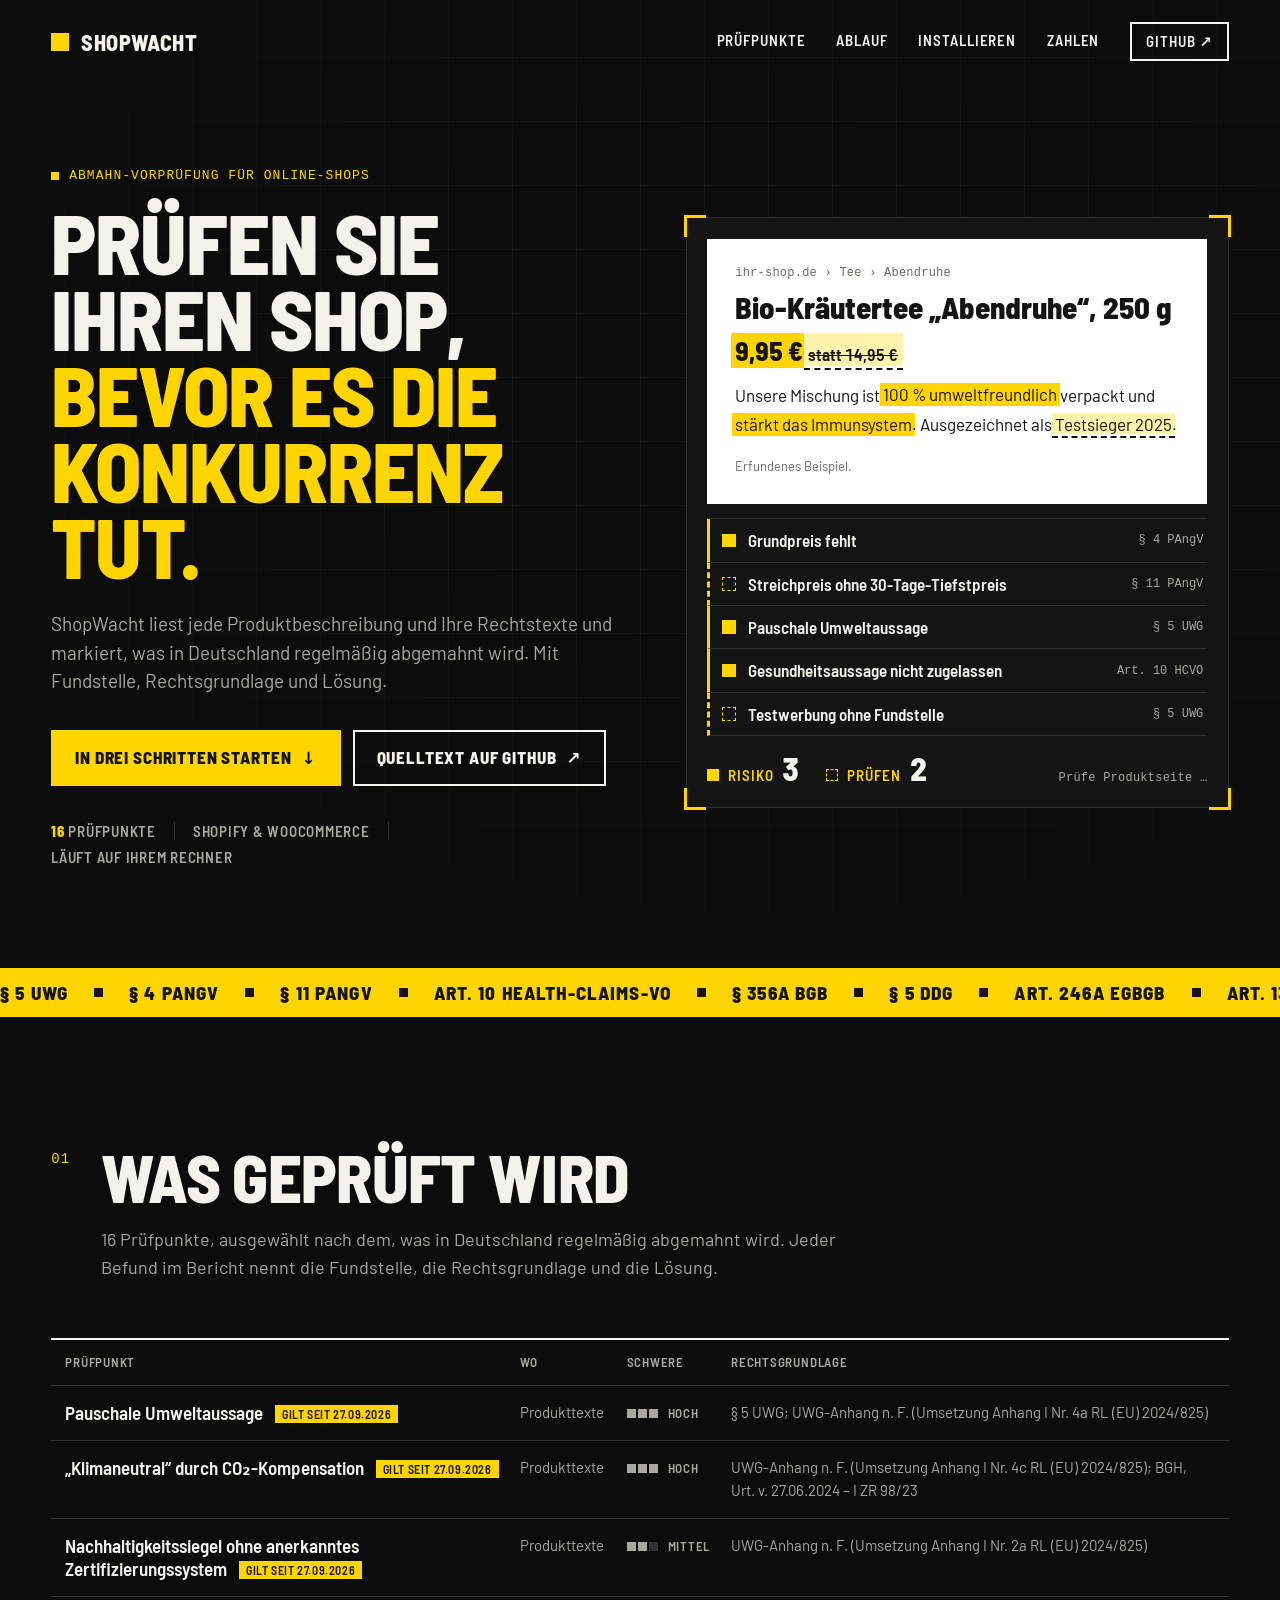
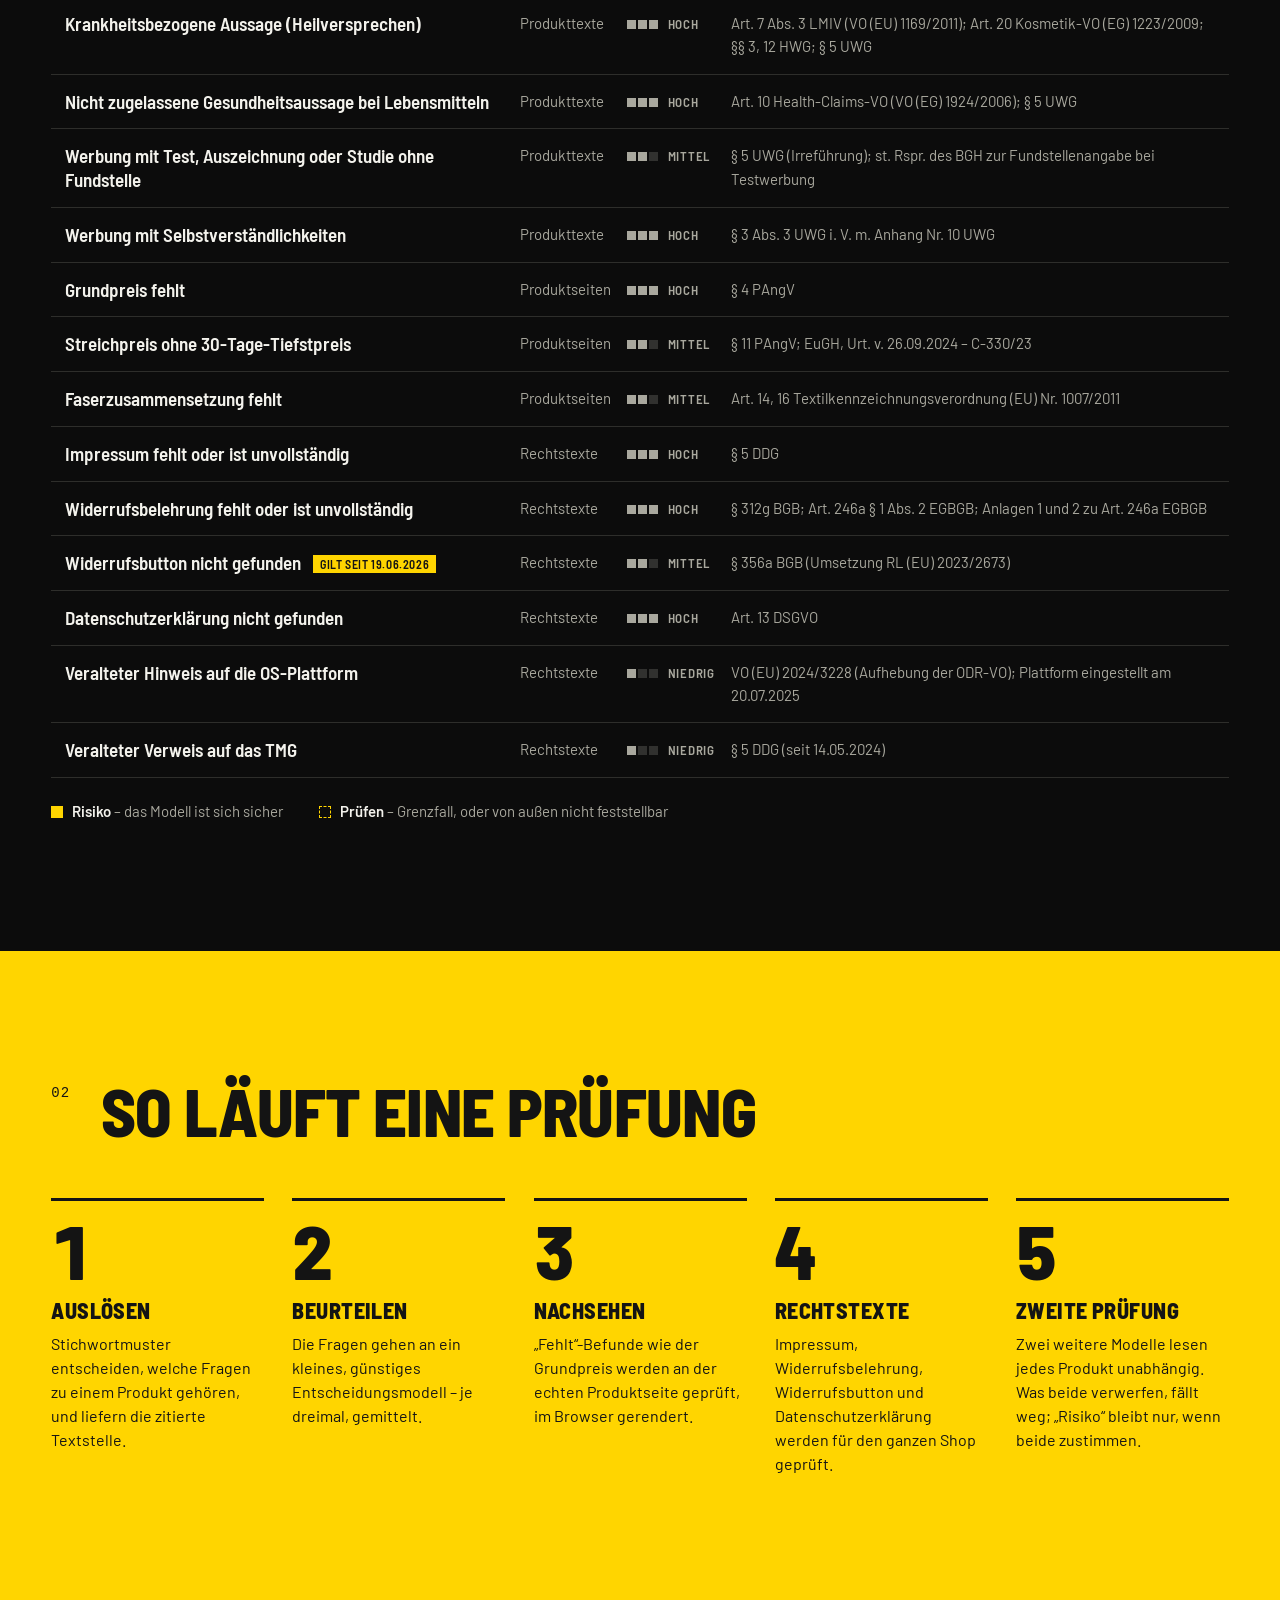
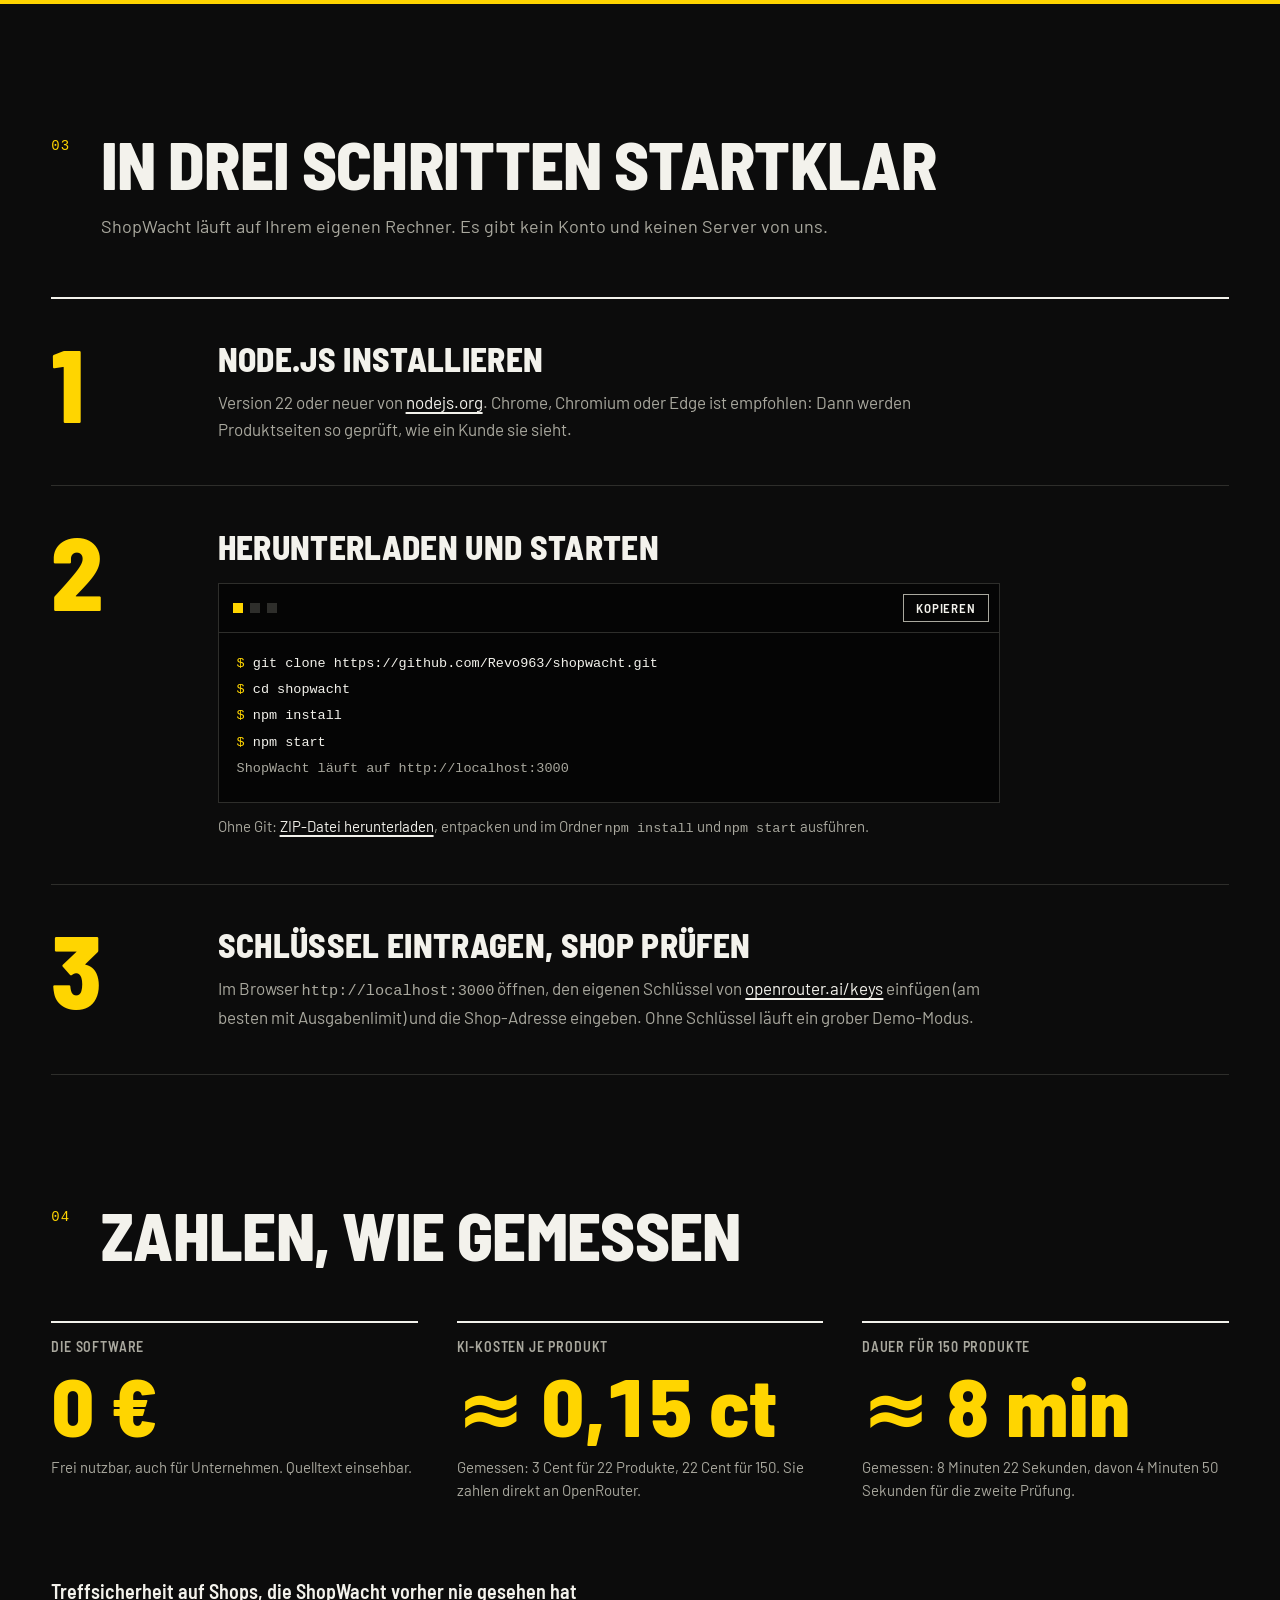
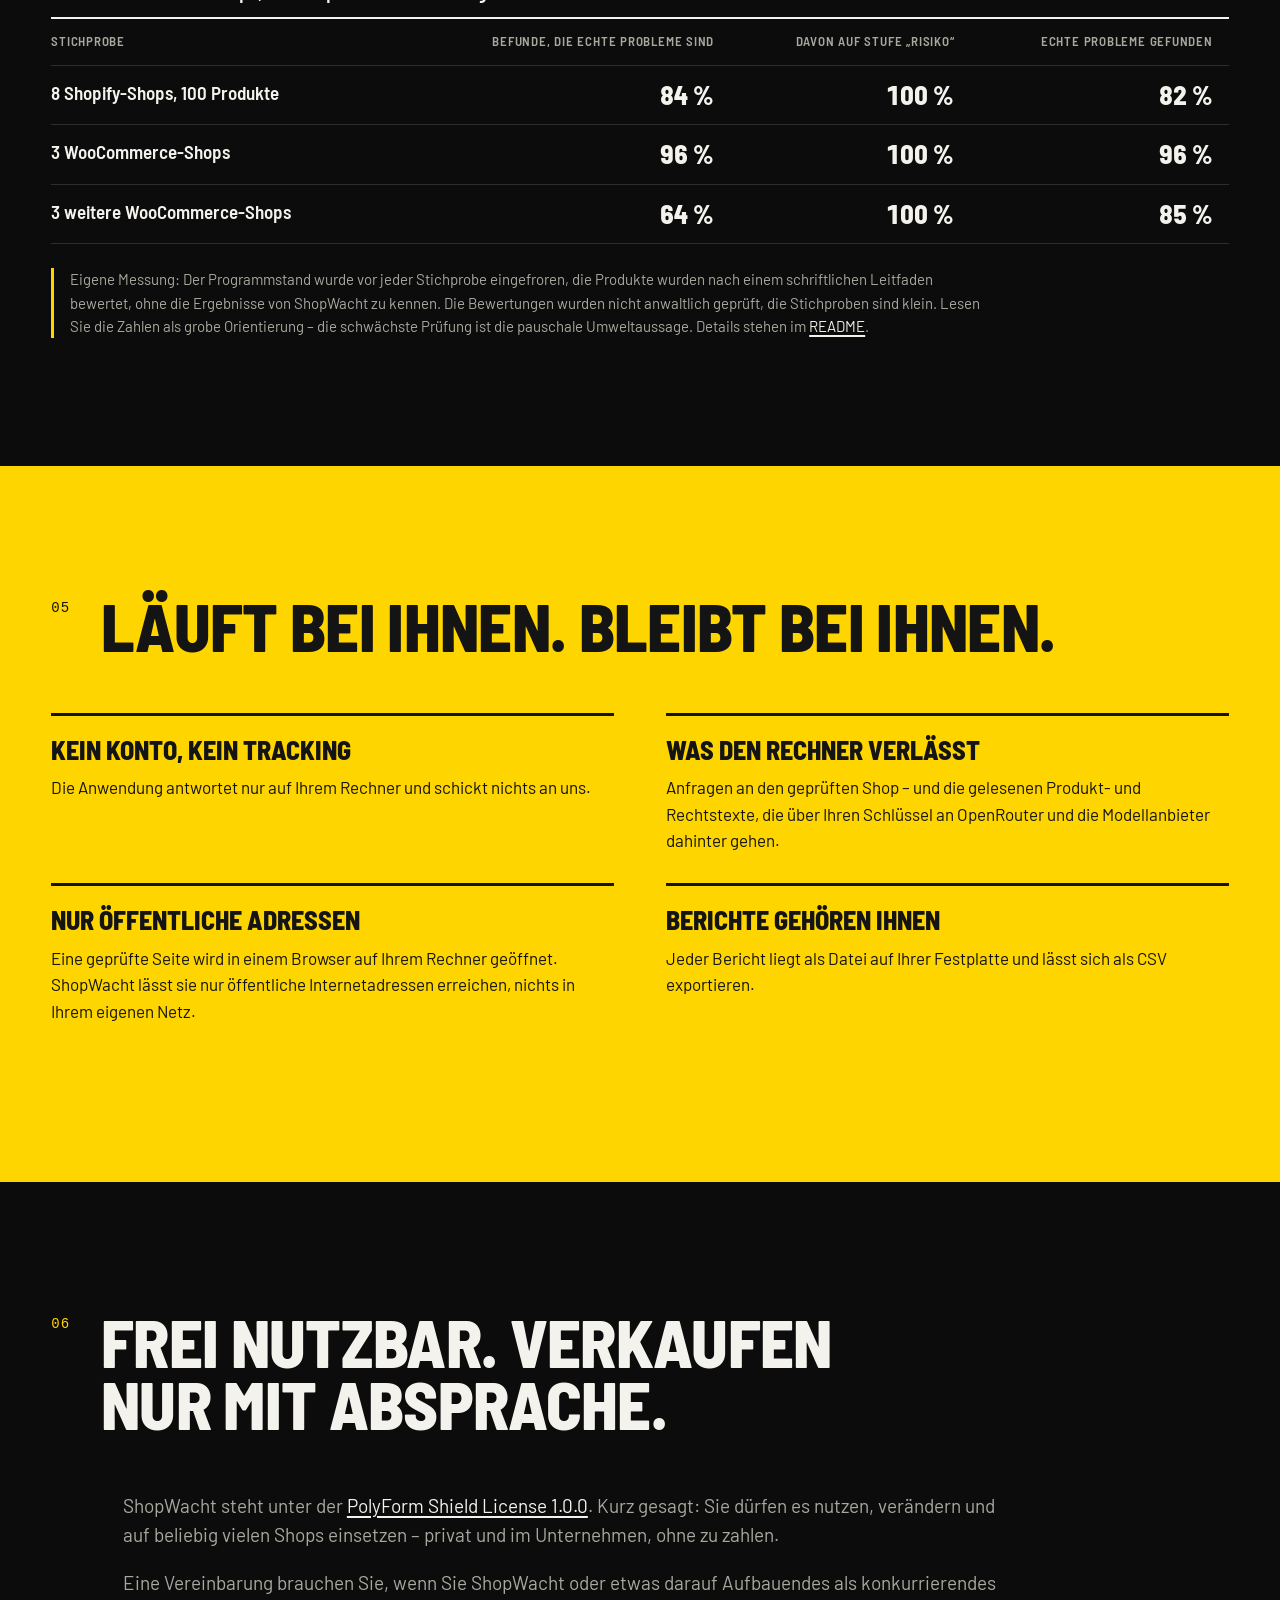
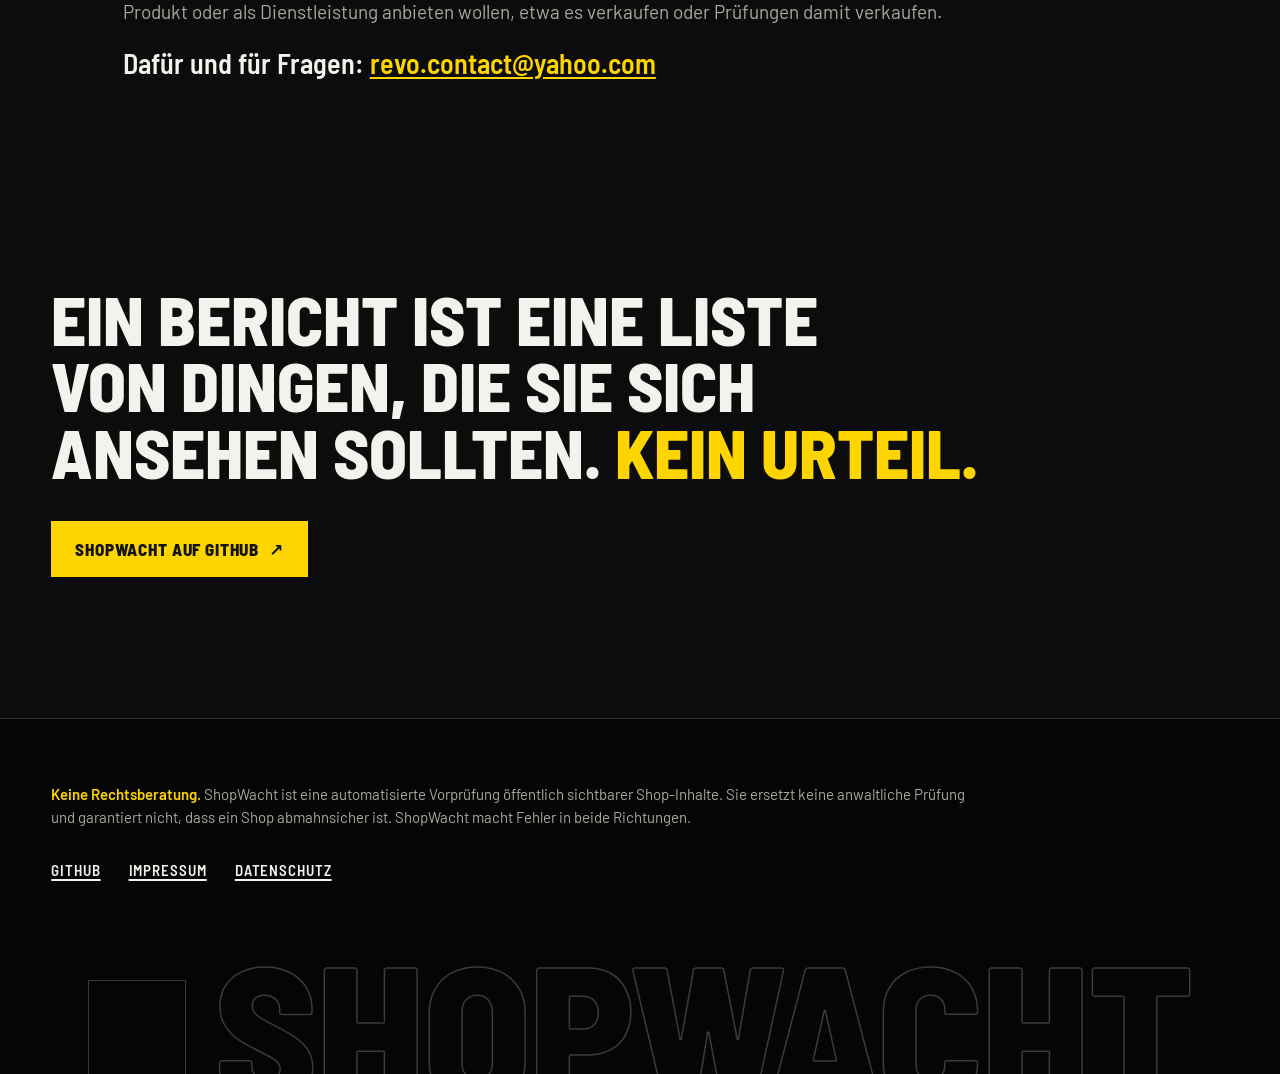
<file: index.html>
<!doctype html>
<html lang="de">
<head>
  <meta charset="utf-8">
  <meta name="viewport" content="width=device-width, initial-scale=1">
  <title>ShopWacht – Online-Shop auf Abmahnrisiken prüfen</title>
  <meta name="description" content="ShopWacht prüft Produkt- und Rechtstexte deutscher Online-Shops auf typische Abmahnrisiken – auf dem eigenen Rechner, mit eigenem OpenRouter-Schlüssel.">
  <link rel="canonical" href="https://shopwacht.de/">
  <meta property="og:type" content="website">
  <meta property="og:site_name" content="ShopWacht">
  <meta property="og:locale" content="de_DE">
  <meta property="og:url" content="https://shopwacht.de/">
  <meta property="og:title" content="ShopWacht – Online-Shop auf Abmahnrisiken prüfen">
  <meta property="og:description" content="ShopWacht prüft Produkt- und Rechtstexte deutscher Online-Shops auf typische Abmahnrisiken – auf dem eigenen Rechner, mit eigenem OpenRouter-Schlüssel.">
  <meta property="og:image" content="https://shopwacht.de/preview.png">
  <meta property="og:image:width" content="1200">
  <meta property="og:image:height" content="630">
  <meta property="og:image:alt" content="ShopWacht markiert auf einer erfundenen Produktseite fünf typische Abmahnrisiken.">
  <meta name="twitter:card" content="summary_large_image">
  <script type="application/ld+json">
  {
    "@context": "https://schema.org",
    "@type": "SoftwareApplication",
    "name": "ShopWacht",
    "url": "https://shopwacht.de/",
    "description": "ShopWacht prüft Produkt- und Rechtstexte deutscher Online-Shops auf typische Abmahnrisiken – auf dem eigenen Rechner, mit eigenem OpenRouter-Schlüssel.",
    "image": "https://shopwacht.de/preview.png",
    "applicationCategory": "BusinessApplication",
    "inLanguage": "de",
    "downloadUrl": "https://github.com/Revo963/shopwacht",
    "license": "https://github.com/Revo963/shopwacht/blob/main/LICENSE",
    "offers": { "@type": "Offer", "price": "0", "priceCurrency": "EUR" }
  }
  </script>
  <meta name="theme-color" content="#0c0c0c">
  <link rel="icon" href="favicon.svg" type="image/svg+xml">
  <link rel="preload" href="fonts/barlow-semicondensed-800.woff2" as="font" type="font/woff2" crossorigin>
  <link rel="preload" href="fonts/barlow-400.woff2" as="font" type="font/woff2" crossorigin>
  <link rel="stylesheet" href="style.css">
</head>
<body>
  <a class="skip" href="#inhalt">Zum Inhalt</a>

  <header class="masthead">
    <a class="wordmark" href="#" aria-label="ShopWacht – Startseite"><span class="wordmark__mark" aria-hidden="true"></span>ShopWacht</a>
    <nav class="masthead__nav" aria-label="Hauptnavigation">
      <a href="#pruefpunkte">Prüfpunkte</a>
      <a href="#ablauf">Ablauf</a>
      <a href="#start">Installieren</a>
      <a href="#zahlen">Zahlen</a>
      <a class="masthead__repo" href="https://github.com/Revo963/shopwacht" rel="noopener">GitHub <span aria-hidden="true">↗</span></a>
    </nav>
  </header>

  <main id="inhalt">
    <section class="hero">
      <div class="hero__copy">
        <p class="eyebrow">Abmahn-Vorprüfung für Online-Shops</p>
        <h1 class="hero__title">Prüfen Sie Ihren Shop, <span class="hero__title-mark">bevor es die Konkurrenz tut.</span></h1>
        <p class="hero__lede">ShopWacht liest jede Produktbeschreibung und Ihre Rechtstexte und markiert, was in Deutschland regelmäßig abgemahnt wird. Mit Fundstelle, Rechtsgrundlage und Lösung.</p>
        <div class="hero__actions">
          <a class="button button--primary" href="#start">In drei Schritten starten <span aria-hidden="true">↓</span></a>
          <a class="button" href="https://github.com/Revo963/shopwacht" rel="noopener">Quelltext auf GitHub <span aria-hidden="true">↗</span></a>
        </div>
        <ul class="hero__facts">
          <li><b>16</b> Prüfpunkte</li>
          <li>Shopify <span aria-hidden="true">&amp;</span> WooCommerce</li>
          <li>läuft auf Ihrem Rechner</li>
        </ul>
      </div>

      <div class="scanner" data-scanner aria-label="Beispiel: So markiert ShopWacht eine Produktseite">
        <div class="scanner__frame">
          <span class="scanner__corner scanner__corner--tl" aria-hidden="true"></span>
          <span class="scanner__corner scanner__corner--tr" aria-hidden="true"></span>
          <span class="scanner__corner scanner__corner--bl" aria-hidden="true"></span>
          <span class="scanner__corner scanner__corner--br" aria-hidden="true"></span>

          <div class="listing" data-listing>
            <div class="scanner__beam" data-beam aria-hidden="true"></div>
            <p class="listing__shop">ihr-shop.de › Tee › Abendruhe</p>
            <h2 class="listing__title">Bio-Kräutertee „Abendruhe“, 250&nbsp;g</h2>
            <p class="listing__price"><span class="hit" data-hit="grundpreis">9,95 €</span> <span class="hit hit--soft" data-hit="streichpreis"><s>statt 14,95 €</s></span></p>
            <p class="listing__text">Unsere Mischung ist <span class="hit" data-hit="umwelt">100 % umweltfreundlich</span> verpackt und <span class="hit" data-hit="gesundheit">stärkt das Immunsystem</span>. Ausgezeichnet als <span class="hit hit--soft" data-hit="test">Testsieger 2025</span>.</p>
            <p class="listing__note">Erfundenes Beispiel.</p>
          </div>

          <ol class="findings" aria-label="Befunde im Beispiel">
            <li class="finding" data-finding="grundpreis"><span class="mark mark--risiko" aria-hidden="true"></span><span class="finding__title">Grundpreis fehlt</span><span class="finding__law">§ 4 PAngV</span></li>
            <li class="finding finding--soft" data-finding="streichpreis"><span class="mark mark--pruefen" aria-hidden="true"></span><span class="finding__title">Streichpreis ohne 30-Tage-Tiefstpreis</span><span class="finding__law">§ 11 PAngV</span></li>
            <li class="finding" data-finding="umwelt"><span class="mark mark--risiko" aria-hidden="true"></span><span class="finding__title">Pauschale Umweltaussage</span><span class="finding__law">§ 5 UWG</span></li>
            <li class="finding" data-finding="gesundheit"><span class="mark mark--risiko" aria-hidden="true"></span><span class="finding__title">Gesundheitsaussage nicht zugelassen</span><span class="finding__law">Art. 10 HCVO</span></li>
            <li class="finding finding--soft" data-finding="test"><span class="mark mark--pruefen" aria-hidden="true"></span><span class="finding__title">Testwerbung ohne Fundstelle</span><span class="finding__law">§ 5 UWG</span></li>
          </ol>

          <div class="tally" aria-live="off">
            <p class="tally__cell"><span class="mark mark--risiko" aria-hidden="true"></span>Risiko <b data-count="risiko">3</b></p>
            <p class="tally__cell"><span class="mark mark--pruefen" aria-hidden="true"></span>Prüfen <b data-count="pruefen">2</b></p>
            <p class="tally__status" data-status>5 Befunde in einem Produkt</p>
          </div>
        </div>
      </div>
    </section>

    <div class="ticker" aria-hidden="true">
      <div class="ticker__track">
        <span>§ 5 UWG</span><span>§ 4 PAngV</span><span>§ 11 PAngV</span><span>Art. 10 Health-Claims-VO</span><span>§ 356a BGB</span><span>§ 5 DDG</span><span>Art. 246a EGBGB</span><span>Art. 13 DSGVO</span><span>Textilkennzeichnungs-VO</span><span>§ 3 HWG</span><span>EuGH C-330/23</span>
        <span>§ 5 UWG</span><span>§ 4 PAngV</span><span>§ 11 PAngV</span><span>Art. 10 Health-Claims-VO</span><span>§ 356a BGB</span><span>§ 5 DDG</span><span>Art. 246a EGBGB</span><span>Art. 13 DSGVO</span><span>Textilkennzeichnungs-VO</span><span>§ 3 HWG</span><span>EuGH C-330/23</span>
      </div>
    </div>

    <section class="section" id="pruefpunkte">
      <header class="section__head reveal">
        <p class="section__no">01</p>
        <h2 class="section__title">Was geprüft wird</h2>
        <p class="section__lede">16 Prüfpunkte, ausgewählt nach dem, was in Deutschland regelmäßig abgemahnt wird. Jeder Befund im Bericht nennt die Fundstelle, die Rechtsgrundlage und die Lösung.</p>
      </header>
      <div class="table-wrap reveal">
        <table class="catalogue">
          <thead>
            <tr><th scope="col">Prüfpunkt</th><th scope="col">Wo</th><th scope="col">Schwere</th><th scope="col">Rechtsgrundlage</th></tr>
          </thead>
          <tbody>
            <tr><th scope="row">Pauschale Umweltaussage <span class="tag">gilt seit 27.09.2026</span></th><td>Produkttexte</td><td><span class="severity severity--3">hoch</span></td><td>§ 5 UWG; UWG-Anhang n. F. (Umsetzung Anhang I Nr. 4a RL (EU) 2024/825)</td></tr>
            <tr><th scope="row">„Klimaneutral“ durch CO₂-Kompensation <span class="tag">gilt seit 27.09.2026</span></th><td>Produkttexte</td><td><span class="severity severity--3">hoch</span></td><td>UWG-Anhang n. F. (Umsetzung Anhang I Nr. 4c RL (EU) 2024/825); BGH, Urt. v. 27.06.2024 – I ZR 98/23</td></tr>
            <tr><th scope="row">Nachhaltigkeitssiegel ohne anerkanntes Zertifizierungssystem <span class="tag">gilt seit 27.09.2026</span></th><td>Produkttexte</td><td><span class="severity severity--2">mittel</span></td><td>UWG-Anhang n. F. (Umsetzung Anhang I Nr. 2a RL (EU) 2024/825)</td></tr>
            <tr><th scope="row">Krankheitsbezogene Aussage (Heilversprechen)</th><td>Produkttexte</td><td><span class="severity severity--3">hoch</span></td><td>Art. 7 Abs. 3 LMIV (VO (EU) 1169/2011); Art. 20 Kosmetik-VO (EG) 1223/2009; §§ 3, 12 HWG; § 5 UWG</td></tr>
            <tr><th scope="row">Nicht zugelassene Gesundheitsaussage bei Lebensmitteln</th><td>Produkttexte</td><td><span class="severity severity--3">hoch</span></td><td>Art. 10 Health-Claims-VO (VO (EG) 1924/2006); § 5 UWG</td></tr>
            <tr><th scope="row">Werbung mit Test, Auszeichnung oder Studie ohne Fundstelle</th><td>Produkttexte</td><td><span class="severity severity--2">mittel</span></td><td>§ 5 UWG (Irreführung); st. Rspr. des BGH zur Fundstellenangabe bei Testwerbung</td></tr>
            <tr><th scope="row">Werbung mit Selbstverständlichkeiten</th><td>Produkttexte</td><td><span class="severity severity--3">hoch</span></td><td>§ 3 Abs. 3 UWG i. V. m. Anhang Nr. 10 UWG</td></tr>
            <tr><th scope="row">Grundpreis fehlt</th><td>Produktseiten</td><td><span class="severity severity--3">hoch</span></td><td>§ 4 PAngV</td></tr>
            <tr><th scope="row">Streichpreis ohne 30-Tage-Tiefstpreis</th><td>Produktseiten</td><td><span class="severity severity--2">mittel</span></td><td>§ 11 PAngV; EuGH, Urt. v. 26.09.2024 – C-330/23</td></tr>
            <tr><th scope="row">Faserzusammensetzung fehlt</th><td>Produktseiten</td><td><span class="severity severity--2">mittel</span></td><td>Art. 14, 16 Textilkennzeichnungsverordnung (EU) Nr. 1007/2011</td></tr>
            <tr><th scope="row">Impressum fehlt oder ist unvollständig</th><td>Rechtstexte</td><td><span class="severity severity--3">hoch</span></td><td>§ 5 DDG</td></tr>
            <tr><th scope="row">Widerrufsbelehrung fehlt oder ist unvollständig</th><td>Rechtstexte</td><td><span class="severity severity--3">hoch</span></td><td>§ 312g BGB; Art. 246a § 1 Abs. 2 EGBGB; Anlagen 1 und 2 zu Art. 246a EGBGB</td></tr>
            <tr><th scope="row">Widerrufsbutton nicht gefunden <span class="tag">gilt seit 19.06.2026</span></th><td>Rechtstexte</td><td><span class="severity severity--2">mittel</span></td><td>§ 356a BGB (Umsetzung RL (EU) 2023/2673)</td></tr>
            <tr><th scope="row">Datenschutzerklärung nicht gefunden</th><td>Rechtstexte</td><td><span class="severity severity--3">hoch</span></td><td>Art. 13 DSGVO</td></tr>
            <tr><th scope="row">Veralteter Hinweis auf die OS-Plattform</th><td>Rechtstexte</td><td><span class="severity severity--1">niedrig</span></td><td>VO (EU) 2024/3228 (Aufhebung der ODR-VO); Plattform eingestellt am 20.07.2025</td></tr>
            <tr><th scope="row">Veralteter Verweis auf das TMG</th><td>Rechtstexte</td><td><span class="severity severity--1">niedrig</span></td><td>§ 5 DDG (seit 14.05.2024)</td></tr>
          </tbody>
        </table>
      </div>
      <p class="legend reveal"><span><span class="mark mark--risiko" aria-hidden="true"></span><b>Risiko</b> – das Modell ist sich sicher</span><span><span class="mark mark--pruefen" aria-hidden="true"></span><b>Prüfen</b> – Grenzfall, oder von außen nicht feststellbar</span></p>
    </section>

    <section class="section section--field" id="ablauf">
      <header class="section__head reveal">
        <p class="section__no">02</p>
        <h2 class="section__title">So läuft eine Prüfung</h2>
      </header>
      <ol class="steps">
        <li class="step reveal"><span class="step__no">1</span><h3>Auslösen</h3><p>Stichwortmuster entscheiden, welche Fragen zu einem Produkt gehören, und liefern die zitierte Textstelle.</p></li>
        <li class="step reveal"><span class="step__no">2</span><h3>Beurteilen</h3><p>Die Fragen gehen an ein kleines, günstiges Entscheidungsmodell – je dreimal, gemittelt.</p></li>
        <li class="step reveal"><span class="step__no">3</span><h3>Nachsehen</h3><p>„Fehlt“-Befunde wie der Grundpreis werden an der echten Produktseite geprüft, im Browser gerendert.</p></li>
        <li class="step reveal"><span class="step__no">4</span><h3>Rechtstexte</h3><p>Impressum, Widerrufsbelehrung, Widerrufsbutton und Datenschutzerklärung werden für den ganzen Shop geprüft.</p></li>
        <li class="step reveal"><span class="step__no">5</span><h3>Zweite Prüfung</h3><p>Zwei weitere Modelle lesen jedes Produkt unabhängig. Was beide verwerfen, fällt weg; „Risiko“ bleibt nur, wenn beide zustimmen.</p></li>
      </ol>
    </section>

    <section class="section" id="start">
      <header class="section__head reveal">
        <p class="section__no">03</p>
        <h2 class="section__title">In drei Schritten startklar</h2>
        <p class="section__lede">ShopWacht läuft auf Ihrem eigenen Rechner. Es gibt kein Konto und keinen Server von uns.</p>
      </header>
      <ol class="install">
        <li class="install__step reveal">
          <span class="install__no">1</span>
          <div>
            <h3>Node.js installieren</h3>
            <p>Version 22 oder neuer von <a href="https://nodejs.org" rel="noopener">nodejs.org</a>. Chrome, Chromium oder Edge ist empfohlen: Dann werden Produktseiten so geprüft, wie ein Kunde sie sieht.</p>
          </div>
        </li>
        <li class="install__step reveal">
          <span class="install__no">2</span>
          <div>
            <h3>Herunterladen und starten</h3>
            <div class="terminal">
              <div class="terminal__bar"><span></span><span></span><span></span><button class="terminal__copy" type="button" data-copy="git clone https://github.com/Revo963/shopwacht.git&#10;cd shopwacht&#10;npm install&#10;npm start">Kopieren</button></div>
              <pre><code><span class="prompt">$</span> git clone https://github.com/Revo963/shopwacht.git
<span class="prompt">$</span> cd shopwacht
<span class="prompt">$</span> npm install
<span class="prompt">$</span> npm start
<span class="out">ShopWacht läuft auf http://localhost:3000</span></code></pre>
            </div>
            <p class="install__alt">Ohne Git: <a href="https://github.com/Revo963/shopwacht/archive/refs/heads/main.zip" rel="noopener">ZIP-Datei herunterladen</a>, entpacken und im Ordner <code>npm install</code> und <code>npm start</code> ausführen.</p>
          </div>
        </li>
        <li class="install__step reveal">
          <span class="install__no">3</span>
          <div>
            <h3>Schlüssel eintragen, Shop prüfen</h3>
            <p>Im Browser <code>http://localhost:3000</code> öffnen, den eigenen Schlüssel von <a href="https://openrouter.ai/keys" rel="noopener">openrouter.ai/keys</a> einfügen (am besten mit Ausgabenlimit) und die Shop-Adresse eingeben. Ohne Schlüssel läuft ein grober Demo-Modus.</p>
          </div>
        </li>
      </ol>
    </section>

    <section class="section section--tight" id="zahlen">
      <header class="section__head reveal">
        <p class="section__no">04</p>
        <h2 class="section__title">Zahlen, wie gemessen</h2>
      </header>
      <dl class="figures">
        <div class="figure reveal"><dt>Die Software</dt><dd class="figure__value">0 €</dd><dd class="figure__note">Frei nutzbar, auch für Unternehmen. Quelltext einsehbar.</dd></div>
        <div class="figure reveal"><dt>KI-Kosten je Produkt</dt><dd class="figure__value">≈ 0,15 ct</dd><dd class="figure__note">Gemessen: 3 Cent für 22 Produkte, 22 Cent für 150. Sie zahlen direkt an OpenRouter.</dd></div>
        <div class="figure reveal"><dt>Dauer für 150 Produkte</dt><dd class="figure__value">≈ 8 min</dd><dd class="figure__note">Gemessen: 8 Minuten 22 Sekunden, davon 4 Minuten 50 Sekunden für die zweite Prüfung.</dd></div>
      </dl>

      <div class="table-wrap reveal">
        <table class="accuracy">
          <caption>Treffsicherheit auf Shops, die ShopWacht vorher nie gesehen hat</caption>
          <thead>
            <tr><th scope="col">Stichprobe</th><th scope="col">Befunde, die echte Probleme sind</th><th scope="col">davon auf Stufe „Risiko“</th><th scope="col">Echte Probleme gefunden</th></tr>
          </thead>
          <tbody>
            <tr><th scope="row">8 Shopify-Shops, 100 Produkte</th><td>84 %</td><td>100 %</td><td>82 %</td></tr>
            <tr><th scope="row">3 WooCommerce-Shops</th><td>96 %</td><td>100 %</td><td>96 %</td></tr>
            <tr><th scope="row">3 weitere WooCommerce-Shops</th><td>64 %</td><td>100 %</td><td>85 %</td></tr>
          </tbody>
        </table>
      </div>
      <p class="caveat reveal">Eigene Messung: Der Programmstand wurde vor jeder Stichprobe eingefroren, die Produkte wurden nach einem schriftlichen Leitfaden bewertet, ohne die Ergebnisse von ShopWacht zu kennen. Die Bewertungen wurden nicht anwaltlich geprüft, die Stichproben sind klein. Lesen Sie die Zahlen als grobe Orientierung – die schwächste Prüfung ist die pauschale Umweltaussage. Details stehen im <a href="https://github.com/Revo963/shopwacht#how-good-is-it" rel="noopener">README</a>.</p>
    </section>

    <section class="section section--field" id="daten">
      <header class="section__head reveal">
        <p class="section__no">05</p>
        <h2 class="section__title">Läuft bei Ihnen. Bleibt bei Ihnen.</h2>
      </header>
      <ul class="pledges">
        <li class="reveal"><h3>Kein Konto, kein Tracking</h3><p>Die Anwendung antwortet nur auf Ihrem Rechner und schickt nichts an uns.</p></li>
        <li class="reveal"><h3>Was den Rechner verlässt</h3><p>Anfragen an den geprüften Shop – und die gelesenen Produkt- und Rechtstexte, die über Ihren Schlüssel an OpenRouter und die Modellanbieter dahinter gehen.</p></li>
        <li class="reveal"><h3>Nur öffentliche Adressen</h3><p>Eine geprüfte Seite wird in einem Browser auf Ihrem Rechner geöffnet. ShopWacht lässt sie nur öffentliche Internetadressen erreichen, nichts in Ihrem eigenen Netz.</p></li>
        <li class="reveal"><h3>Berichte gehören Ihnen</h3><p>Jeder Bericht liegt als Datei auf Ihrer Festplatte und lässt sich als CSV exportieren.</p></li>
      </ul>
    </section>

    <section class="section" id="lizenz">
      <header class="section__head reveal">
        <p class="section__no">06</p>
        <h2 class="section__title">Frei nutzbar. Verkaufen nur mit Absprache.</h2>
      </header>
      <div class="licence reveal">
        <p>ShopWacht steht unter der <a href="https://github.com/Revo963/shopwacht/blob/main/LICENSE" rel="noopener">PolyForm Shield License 1.0.0</a>. Kurz gesagt: Sie dürfen es nutzen, verändern und auf beliebig vielen Shops einsetzen – privat und im Unternehmen, ohne zu zahlen.</p>
        <p>Eine Vereinbarung brauchen Sie, wenn Sie ShopWacht oder etwas darauf Aufbauendes als konkurrierendes Produkt oder als Dienstleistung anbieten wollen, etwa es verkaufen oder Prüfungen damit verkaufen.</p>
        <p class="licence__contact">Dafür und für Fragen: <a href="mailto:revo.contact@yahoo.com">revo.contact@yahoo.com</a></p>
      </div>
    </section>

    <section class="closing">
      <p class="closing__line reveal">Ein Bericht ist eine Liste von Dingen, die Sie sich ansehen sollten. <span>Kein Urteil.</span></p>
      <a class="button button--primary reveal" href="https://github.com/Revo963/shopwacht" rel="noopener">ShopWacht auf GitHub <span aria-hidden="true">↗</span></a>
    </section>
  </main>

  <footer class="footer">
    <div class="footer__inner">
    <p class="footer__disclaimer"><strong>Keine Rechtsberatung.</strong> ShopWacht ist eine automatisierte Vorprüfung öffentlich sichtbarer Shop-Inhalte. Sie ersetzt keine anwaltliche Prüfung und garantiert nicht, dass ein Shop abmahnsicher ist. ShopWacht macht Fehler in beide Richtungen.</p>
    <nav class="footer__nav" aria-label="Rechtliches">
      <a href="https://github.com/Revo963/shopwacht" rel="noopener">GitHub</a>
      <a href="impressum.html">Impressum</a>
      <a href="datenschutz.html">Datenschutz</a>
    </nav>
    </div>
    <p class="footer__mark" aria-hidden="true"><span></span>ShopWacht</p>
  </footer>

  <script src="site.js" defer></script>
</body>
</html>
</file>
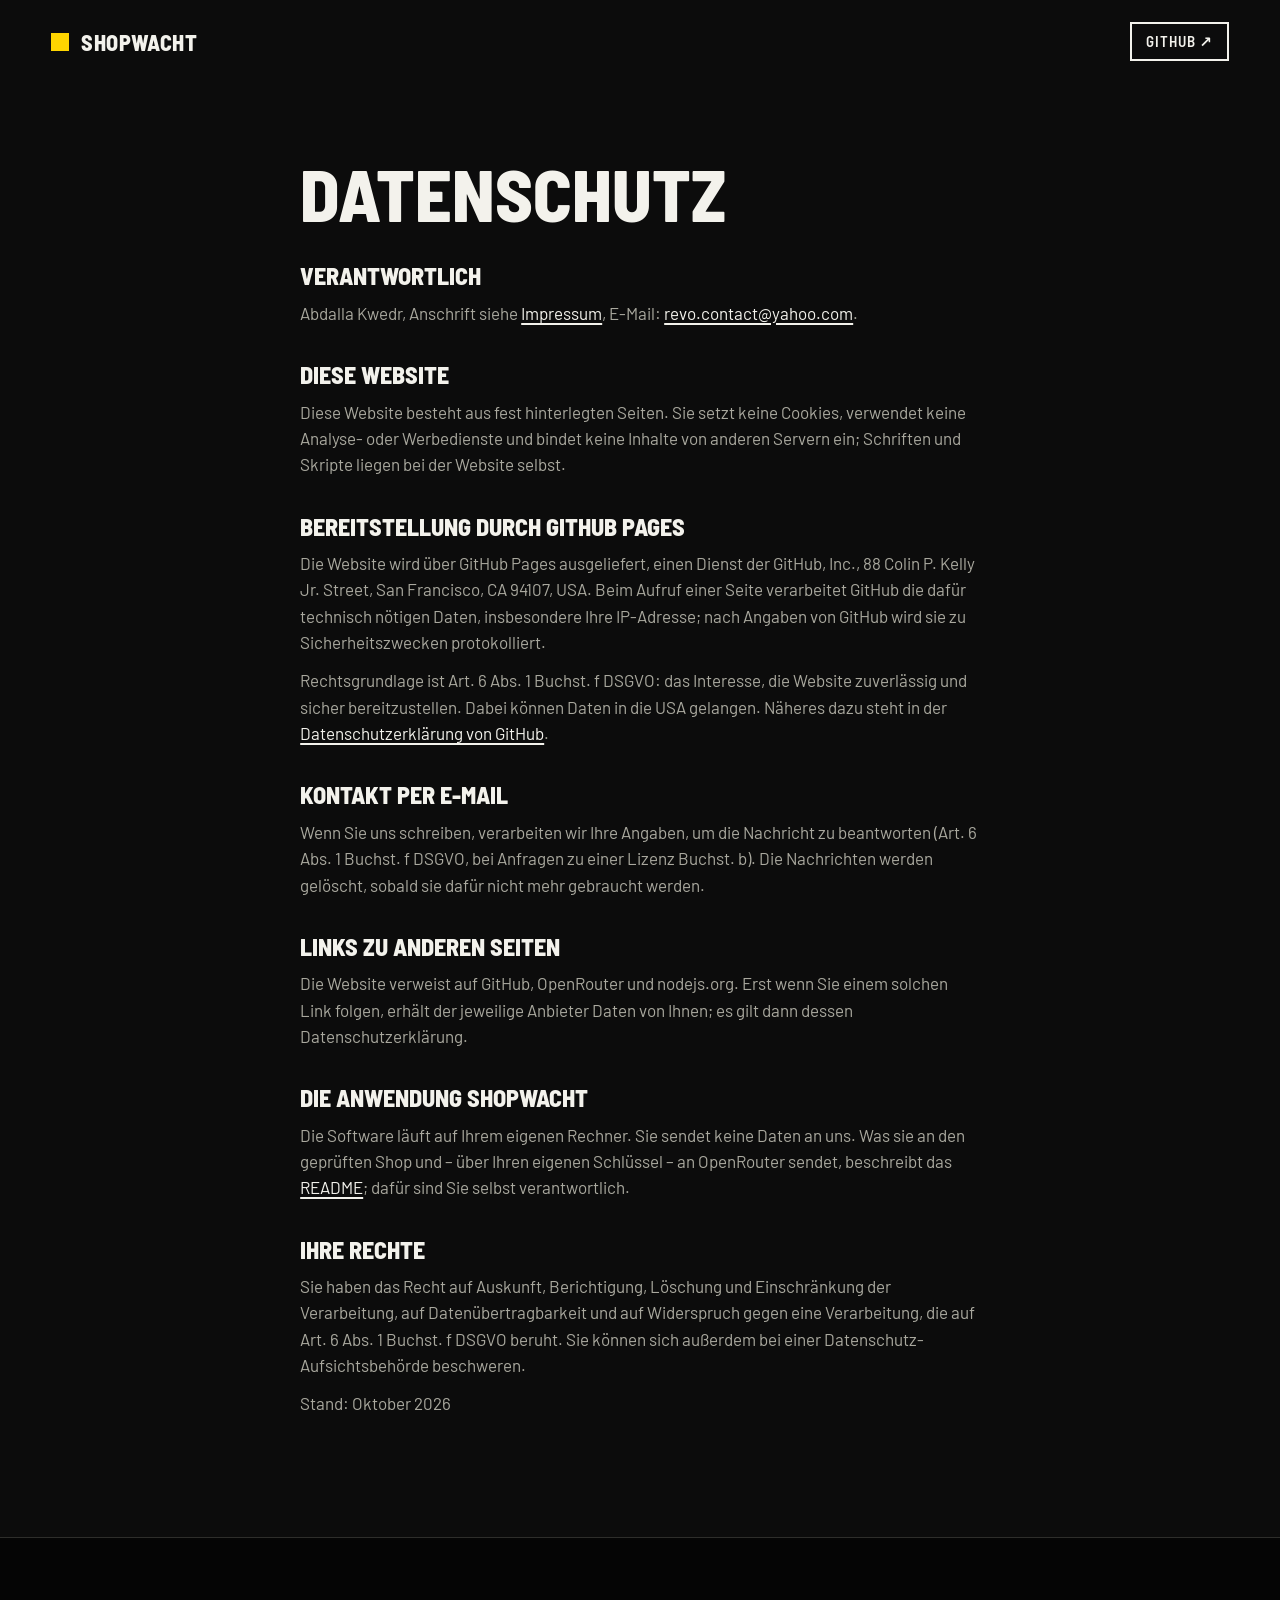
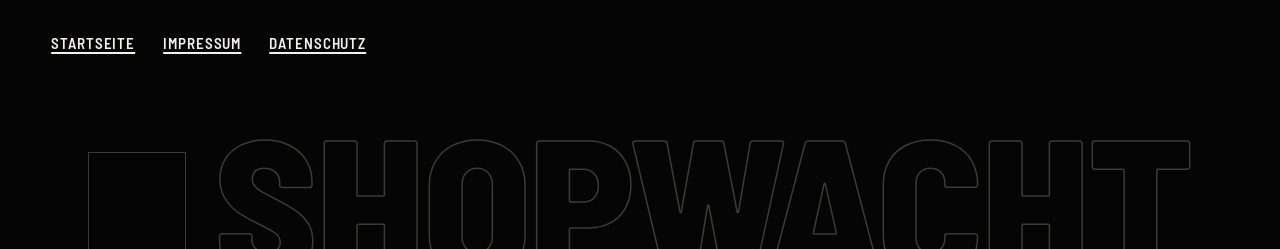
<file: datenschutz.html>
<!doctype html>
<html lang="de">
<head>
  <meta charset="utf-8">
  <meta name="viewport" content="width=device-width, initial-scale=1">
  <title>Datenschutz – ShopWacht</title>
  <meta name="robots" content="noindex">
  <meta name="theme-color" content="#0c0c0c">
  <link rel="icon" href="favicon.svg" type="image/svg+xml">
  <link rel="stylesheet" href="style.css">
</head>
<body>
  <header class="masthead">
    <a class="wordmark" href="index.html" aria-label="ShopWacht – Startseite"><span class="wordmark__mark" aria-hidden="true"></span>ShopWacht</a>
    <nav class="masthead__nav" aria-label="Hauptnavigation">
      <a class="masthead__repo" href="https://github.com/Revo963/shopwacht" rel="noopener">GitHub <span aria-hidden="true">↗</span></a>
    </nav>
  </header>

  <main class="plain">
    <h1>Datenschutz</h1>

    <h2>Verantwortlich</h2>
    <p>Abdalla Kwedr, Anschrift siehe <a href="impressum.html">Impressum</a>, E-Mail: <a href="mailto:revo.contact@yahoo.com">revo.contact@yahoo.com</a>.</p>

    <h2>Diese Website</h2>
    <p>Diese Website besteht aus fest hinterlegten Seiten. Sie setzt keine Cookies, verwendet keine Analyse- oder Werbedienste und bindet keine Inhalte von anderen Servern ein; Schriften und Skripte liegen bei der Website selbst.</p>

    <h2>Bereitstellung durch GitHub Pages</h2>
    <p>Die Website wird über GitHub Pages ausgeliefert, einen Dienst der GitHub, Inc., 88 Colin P. Kelly Jr. Street, San Francisco, CA 94107, USA. Beim Aufruf einer Seite verarbeitet GitHub die dafür technisch nötigen Daten, insbesondere Ihre IP-Adresse; nach Angaben von GitHub wird sie zu Sicherheitszwecken protokolliert.</p>
    <p>Rechtsgrundlage ist Art. 6 Abs. 1 Buchst. f DSGVO: das Interesse, die Website zuverlässig und sicher bereitzustellen. Dabei können Daten in die USA gelangen. Näheres dazu steht in der <a href="https://docs.github.com/de/site-policy/privacy-policies/github-general-privacy-statement" rel="noopener">Datenschutzerklärung von GitHub</a>.</p>

    <h2>Kontakt per E-Mail</h2>
    <p>Wenn Sie uns schreiben, verarbeiten wir Ihre Angaben, um die Nachricht zu beantworten (Art. 6 Abs. 1 Buchst. f DSGVO, bei Anfragen zu einer Lizenz Buchst. b). Die Nachrichten werden gelöscht, sobald sie dafür nicht mehr gebraucht werden.</p>

    <h2>Links zu anderen Seiten</h2>
    <p>Die Website verweist auf GitHub, OpenRouter und nodejs.org. Erst wenn Sie einem solchen Link folgen, erhält der jeweilige Anbieter Daten von Ihnen; es gilt dann dessen Datenschutzerklärung.</p>

    <h2>Die Anwendung ShopWacht</h2>
    <p>Die Software läuft auf Ihrem eigenen Rechner. Sie sendet keine Daten an uns. Was sie an den geprüften Shop und – über Ihren eigenen Schlüssel – an OpenRouter sendet, beschreibt das <a href="https://github.com/Revo963/shopwacht#safety" rel="noopener">README</a>; dafür sind Sie selbst verantwortlich.</p>

    <h2>Ihre Rechte</h2>
    <p>Sie haben das Recht auf Auskunft, Berichtigung, Löschung und Einschränkung der Verarbeitung, auf Datenübertragbarkeit und auf Widerspruch gegen eine Verarbeitung, die auf Art. 6 Abs. 1 Buchst. f DSGVO beruht. Sie können sich außerdem bei einer Datenschutz-Aufsichtsbehörde beschweren.</p>

    <p>Stand: Oktober 2026</p>
  </main>

  <footer class="footer">
    <div class="footer__inner">
      <nav class="footer__nav" aria-label="Rechtliches">
        <a href="index.html">Startseite</a>
        <a href="impressum.html">Impressum</a>
        <a href="datenschutz.html">Datenschutz</a>
      </nav>
    </div>
    <p class="footer__mark" aria-hidden="true"><span></span>ShopWacht</p>
  </footer>
</body>
</html>
</file>
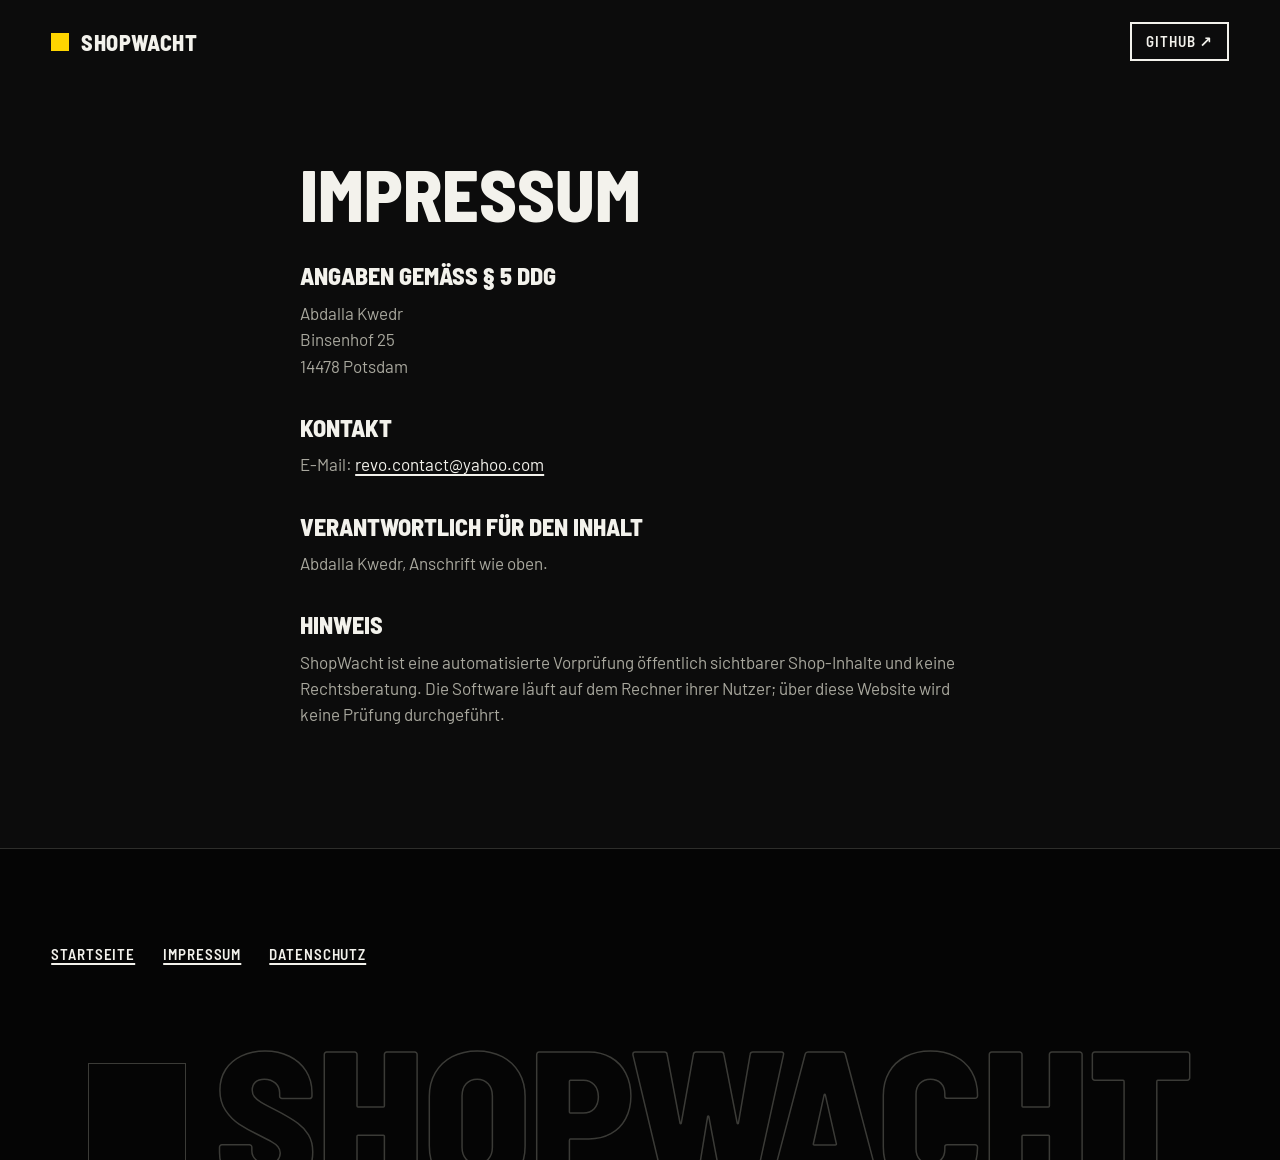
<file: impressum.html>
<!doctype html>
<html lang="de">
<head>
  <meta charset="utf-8">
  <meta name="viewport" content="width=device-width, initial-scale=1">
  <title>Impressum – ShopWacht</title>
  <meta name="robots" content="noindex">
  <meta name="theme-color" content="#0c0c0c">
  <link rel="icon" href="favicon.svg" type="image/svg+xml">
  <link rel="stylesheet" href="style.css">
</head>
<body>
  <header class="masthead">
    <a class="wordmark" href="index.html" aria-label="ShopWacht – Startseite"><span class="wordmark__mark" aria-hidden="true"></span>ShopWacht</a>
    <nav class="masthead__nav" aria-label="Hauptnavigation">
      <a class="masthead__repo" href="https://github.com/Revo963/shopwacht" rel="noopener">GitHub <span aria-hidden="true">↗</span></a>
    </nav>
  </header>

  <main class="plain">
    <h1>Impressum</h1>

    <h2>Angaben gemäß § 5 DDG</h2>
    <address>
      Abdalla Kwedr<br>
      Binsenhof 25<br>
      14478 Potsdam
    </address>

    <h2>Kontakt</h2>
    <p>E-Mail: <a href="mailto:revo.contact@yahoo.com">revo.contact@yahoo.com</a></p>

    <h2>Verantwortlich für den Inhalt</h2>
    <p>Abdalla Kwedr, Anschrift wie oben.</p>

    <h2>Hinweis</h2>
    <p>ShopWacht ist eine automatisierte Vorprüfung öffentlich sichtbarer Shop-Inhalte und keine Rechtsberatung. Die Software läuft auf dem Rechner ihrer Nutzer; über diese Website wird keine Prüfung durchgeführt.</p>
  </main>

  <footer class="footer">
    <div class="footer__inner">
      <nav class="footer__nav" aria-label="Rechtliches">
        <a href="index.html">Startseite</a>
        <a href="impressum.html">Impressum</a>
        <a href="datenschutz.html">Datenschutz</a>
      </nav>
    </div>
    <p class="footer__mark" aria-hidden="true"><span></span>ShopWacht</p>
  </footer>
</body>
</html>
</file>
<file: style.css>
/* ShopWacht – website. Ink ground, signal yellow, white only for the scanned page. No external resources. */

@font-face {
  font-family: 'Barlow';
  src: url('fonts/barlow-400.woff2') format('woff2');
  font-weight: 400;
  font-display: swap;
}
@font-face {
  font-family: 'Barlow';
  src: url('fonts/barlow-500.woff2') format('woff2');
  font-weight: 500;
  font-display: swap;
}
@font-face {
  font-family: 'Barlow';
  src: url('fonts/barlow-600.woff2') format('woff2');
  font-weight: 600;
  font-display: swap;
}
@font-face {
  font-family: 'Barlow Semi Condensed';
  src: url('fonts/barlow-semicondensed-600.woff2') format('woff2');
  font-weight: 600;
  font-display: swap;
}
@font-face {
  font-family: 'Barlow Semi Condensed';
  src: url('fonts/barlow-semicondensed-800.woff2') format('woff2');
  font-weight: 800;
  font-display: swap;
}

:root {
  --ink: #0c0c0c;
  --ink-2: #141414;
  --ink-3: #1d1d1c;
  --line: #2e2e2b;
  --field: #ffd500;
  --field-ink: #141414;
  --paper: #ffffff;
  --text: #f3f2ec;
  --muted: #a9a89e;
  --display: 'Barlow Semi Condensed', 'Barlow', system-ui, sans-serif;
  --body: 'Barlow', system-ui, -apple-system, 'Segoe UI', sans-serif;
  --mono: ui-monospace, 'Cascadia Mono', 'SF Mono', Consolas, Menlo, monospace;
  --gutter: clamp(18px, 4vw, 56px);
  --page: 1320px;
  --ease: cubic-bezier(0.16, 1, 0.3, 1);
}

*,
*::before,
*::after {
  box-sizing: border-box;
}

html {
  scroll-behavior: smooth;
  -webkit-text-size-adjust: 100%;
}

body {
  margin: 0;
  background: var(--ink);
  color: var(--text);
  font: 400 1.0625rem/1.55 var(--body);
  -webkit-font-smoothing: antialiased;
}

h1,
h2,
h3,
p,
ol,
ul,
dl,
dd,
figure {
  margin: 0;
}

ol,
ul {
  padding: 0;
  list-style: none;
}

a {
  color: inherit;
  text-decoration-thickness: 1.5px;
  text-underline-offset: 3px;
}
a:hover {
  text-decoration-thickness: 3px;
}

::selection {
  background: var(--field);
  color: var(--field-ink);
}

:focus-visible {
  outline: 3px solid var(--field);
  outline-offset: 3px;
}

code {
  font-family: var(--mono);
  font-size: 0.9em;
}

.skip {
  position: absolute;
  left: -9999px;
}
.skip:focus {
  left: 12px;
  top: 12px;
  z-index: 10;
  padding: 10px 14px;
  background: var(--field);
  color: var(--field-ink);
}

/* ------------------------------------------------------------------ marks */

.mark {
  display: inline-block;
  width: 0.8em;
  height: 0.8em;
  flex: none;
  vertical-align: -0.05em;
}
.mark--risiko {
  background: currentColor;
}
.mark--pruefen {
  border: 1.6px dashed currentColor;
}

/* ------------------------------------------------------------------ masthead */

.masthead {
  display: flex;
  align-items: center;
  justify-content: space-between;
  gap: 24px;
  max-width: var(--page);
  margin: 0 auto;
  padding: 22px var(--gutter);
}

.wordmark {
  display: inline-flex;
  align-items: center;
  gap: 12px;
  font: 800 1.375rem/1 var(--display);
  letter-spacing: 0.02em;
  text-transform: uppercase;
  text-decoration: none;
}
.wordmark__mark {
  width: 18px;
  height: 18px;
  background: var(--field);
}

.masthead__nav {
  display: flex;
  align-items: center;
  gap: clamp(16px, 2.4vw, 32px);
  font: 600 0.9375rem/1 var(--display);
  letter-spacing: 0.06em;
  text-transform: uppercase;
}
.masthead__nav a {
  padding: 10px 0;
  text-decoration: none;
  border-bottom: 2px solid transparent;
}
.masthead__nav a:hover {
  border-bottom-color: var(--field);
}
.masthead__nav .masthead__repo {
  padding: 10px 14px;
  border: 2px solid var(--text);
}
.masthead__nav .masthead__repo:hover {
  background: var(--field);
  border-color: var(--field);
  color: var(--field-ink);
}

/* ------------------------------------------------------------------ hero */

.hero {
  position: relative;
  display: grid;
  grid-template-columns: minmax(0, 1.05fr) minmax(0, 1fr);
  gap: clamp(32px, 5vw, 80px);
  align-items: center;
  max-width: var(--page);
  margin: 0 auto;
  padding: clamp(36px, 6vw, 88px) var(--gutter) clamp(64px, 8vw, 120px);
}
/* An inspection grid behind the hero, fading out towards the edges. */
.hero::before {
  content: '';
  position: absolute;
  inset: -90px calc(50% - 50vw) 0;
  z-index: -1;
  background-image:
    linear-gradient(to right, rgb(255 255 255 / 0.045) 1px, transparent 1px),
    linear-gradient(to bottom, rgb(255 255 255 / 0.045) 1px, transparent 1px);
  background-size: 64px 64px;
  -webkit-mask-image: radial-gradient(ellipse 75% 70% at 60% 40%, #000 30%, transparent 100%);
  mask-image: radial-gradient(ellipse 75% 70% at 60% 40%, #000 30%, transparent 100%);
}

.eyebrow {
  display: inline-flex;
  align-items: center;
  gap: 10px;
  margin-bottom: 22px;
  color: var(--field);
  font: 500 0.8125rem/1 var(--mono);
  letter-spacing: 0.08em;
  text-transform: uppercase;
}
.eyebrow::before {
  content: '';
  width: 8px;
  height: 8px;
  background: var(--field);
}

.hero__title {
  font: 800 clamp(2.9rem, 6.6vw, 6.25rem) / 0.9 var(--display);
  letter-spacing: -0.012em;
  text-transform: uppercase;
  text-wrap: balance;
}
.hero__title-mark {
  color: var(--field);
}

.hero__lede {
  max-width: 34em;
  margin-top: 26px;
  color: var(--muted);
  font-size: 1.1875rem;
  line-height: 1.5;
}

.hero__actions {
  display: flex;
  flex-wrap: wrap;
  gap: 12px;
  margin-top: 34px;
}

.button {
  display: inline-flex;
  align-items: center;
  gap: 10px;
  min-height: 56px;
  padding: 0 22px;
  border: 2px solid var(--text);
  color: var(--text);
  font: 800 1.0625rem/1 var(--display);
  letter-spacing: 0.05em;
  text-transform: uppercase;
  text-decoration: none;
  transition:
    background-color 160ms var(--ease),
    color 160ms var(--ease),
    border-color 160ms var(--ease);
}
.button:hover {
  background: var(--text);
  color: var(--ink);
}
.button--primary {
  background: var(--field);
  border-color: var(--field);
  color: var(--field-ink);
}
.button--primary:hover {
  background: var(--paper);
  border-color: var(--paper);
  color: var(--field-ink);
}

.hero__facts {
  display: flex;
  flex-wrap: wrap;
  gap: 8px 0;
  margin-top: 36px;
  color: var(--muted);
  font: 600 0.9375rem/1.2 var(--display);
  letter-spacing: 0.05em;
  text-transform: uppercase;
}
.hero__facts li {
  padding-right: 18px;
  margin-right: 18px;
  border-right: 1px solid var(--line);
}
.hero__facts li:last-child {
  border-right: 0;
}
.hero__facts b {
  color: var(--field);
  font-weight: 800;
}

/* ------------------------------------------------------------------ scanner */

.scanner__frame {
  position: relative;
  padding: clamp(14px, 1.6vw, 22px);
  background: var(--ink-2);
  border: 1px solid var(--line);
}
.scanner__corner {
  position: absolute;
  width: 22px;
  height: 22px;
  border: 3px solid var(--field);
}
.scanner__corner--tl {
  top: -3px;
  left: -3px;
  border-right: 0;
  border-bottom: 0;
}
.scanner__corner--tr {
  top: -3px;
  right: -3px;
  border-left: 0;
  border-bottom: 0;
}
.scanner__corner--bl {
  bottom: -3px;
  left: -3px;
  border-right: 0;
  border-top: 0;
}
.scanner__corner--br {
  bottom: -3px;
  right: -3px;
  border-left: 0;
  border-top: 0;
}

.listing {
  position: relative;
  overflow: hidden;
  padding: clamp(18px, 2.2vw, 30px);
  background: var(--paper);
  color: var(--field-ink);
}
.listing__shop {
  color: #6c6c64;
  font: 500 0.75rem/1 var(--mono);
  letter-spacing: 0.02em;
}
.listing__title {
  margin-top: 12px;
  font: 800 clamp(1.5rem, 2.4vw, 2rem) / 1.05 var(--display);
}
.listing__price {
  margin-top: 12px;
  font: 800 1.625rem/1.2 var(--display);
  font-variant-numeric: tabular-nums;
}
.listing__price s {
  font-weight: 600;
  font-size: 1.0625rem;
}
.listing__text {
  margin-top: 14px;
  font-size: 1.0625rem;
  line-height: 1.75;
}
.listing__note {
  margin-top: 16px;
  color: #6c6c64;
  font-size: 0.8125rem;
}

/* A marked phrase: the marker sweeps in from the left. Uncertain ones get a pale wash and a dashed line. */
.hit {
  padding: 0.08em 0.18em;
  margin: 0 -0.18em;
  background: linear-gradient(var(--field), var(--field)) no-repeat 0 0 / 100% 100%;
  transition: background-size 620ms var(--ease);
}
.hit--soft {
  background-image: linear-gradient(#fff3ad, #fff3ad);
  box-shadow: inset 0 -2px 0 0 var(--paper), inset 0 -4px 0 0 transparent;
  border-bottom: 2px dashed var(--field-ink);
}

.scanner__beam {
  position: absolute;
  left: 0;
  right: 0;
  top: 0;
  height: 76px;
  margin-top: -76px;
  background: linear-gradient(to bottom, rgb(255 213 0 / 0), rgb(255 213 0 / 0.42));
  border-bottom: 2px solid var(--field-ink);
  opacity: 0;
  pointer-events: none;
}

.findings {
  margin-top: 14px;
  overflow: hidden;
  border-top: 1px solid var(--line);
}
.finding {
  display: grid;
  grid-template-columns: auto minmax(0, 1fr) auto;
  align-items: center;
  gap: 12px;
  padding: 11px 4px 11px 12px;
  border-bottom: 1px solid var(--line);
  border-left: 3px solid var(--field);
  color: var(--field);
  transition:
    opacity 420ms var(--ease),
    transform 420ms var(--ease),
    border-color 420ms var(--ease);
}
.finding--soft {
  border-left-style: dashed;
}
.finding__title {
  color: var(--text);
  font: 600 1.0625rem/1.2 var(--display);
}
.finding__law {
  color: var(--muted);
  font: 500 0.75rem/1 var(--mono);
  white-space: nowrap;
}

.tally {
  display: flex;
  flex-wrap: wrap;
  align-items: baseline;
  gap: 6px 26px;
  margin-top: 16px;
  font: 600 0.9375rem/1 var(--display);
  letter-spacing: 0.06em;
  text-transform: uppercase;
}
.tally__cell {
  display: inline-flex;
  align-items: baseline;
  gap: 9px;
  color: var(--field);
}
.tally__cell b {
  color: var(--text);
  font: 800 2rem/1 var(--display);
  font-variant-numeric: tabular-nums;
}
.tally__status {
  margin-left: auto;
  color: var(--muted);
  font: 500 0.75rem/1.3 var(--mono);
  letter-spacing: 0.02em;
  text-transform: none;
}

/* While the scan runs: phrases unmarked and findings pending until the beam has passed them. */
.js .scanner.is-scanning .hit:not(.is-found) {
  background-size: 0% 100%;
}
.js .scanner.is-scanning .hit--soft:not(.is-found) {
  border-bottom-color: transparent;
}
.js .scanner.is-scanning .finding:not(.is-found) {
  opacity: 0.22;
  transform: translateX(6px);
  border-left-color: var(--line);
}
.js .scanner.is-scanning .scanner__beam {
  opacity: 1;
}

/* ------------------------------------------------------------------ ticker */

.ticker {
  overflow: hidden;
  background: var(--field);
  color: var(--field-ink);
}
.ticker__track {
  display: flex;
  width: max-content;
  padding: 15px 0;
  font: 800 1.1875rem/1 var(--display);
  letter-spacing: 0.06em;
  text-transform: uppercase;
  white-space: nowrap;
  animation: ticker 48s linear infinite;
}
.ticker__track span {
  display: inline-flex;
  align-items: center;
}
.ticker__track span::after {
  content: '';
  width: 9px;
  height: 9px;
  margin: 0 26px;
  background: var(--field-ink);
}
@keyframes ticker {
  to {
    transform: translateX(-50%);
  }
}

/* ------------------------------------------------------------------ sections */

.section {
  max-width: var(--page);
  margin: 0 auto;
  padding: clamp(72px, 10vw, 136px) var(--gutter);
}

.section--field {
  max-width: none;
  background: var(--field);
  color: var(--field-ink);
  padding-inline: max(var(--gutter), calc(50% - var(--page) / 2 + var(--gutter)));
}
.section--field :focus-visible {
  outline-color: var(--field-ink);
}

.section--tight {
  padding-top: 0;
}

.section__head {
  display: grid;
  grid-template-columns: auto minmax(0, 1fr);
  column-gap: clamp(16px, 2.4vw, 32px);
  align-items: start;
  margin-bottom: clamp(32px, 4.5vw, 56px);
}
.section__no {
  padding-top: 0.5em;
  color: var(--field);
  font: 500 0.875rem/1 var(--mono);
  letter-spacing: 0.08em;
}
.section--field .section__no {
  color: var(--field-ink);
}
.section__title {
  font: 800 clamp(2.25rem, 5.2vw, 4.5rem) / 0.94 var(--display);
  letter-spacing: -0.01em;
  text-transform: uppercase;
  text-wrap: balance;
}
.section__lede {
  grid-column: 2;
  max-width: 44em;
  margin-top: 18px;
  color: var(--muted);
  font-size: 1.125rem;
}

/* ------------------------------------------------------------------ tables */

.table-wrap {
  overflow-x: auto;
}

table {
  width: 100%;
  border-collapse: collapse;
  border-top: 2px solid var(--text);
}
th,
td {
  padding: 15px 16px 15px 0;
  text-align: left;
  vertical-align: top;
  border-bottom: 1px solid var(--line);
}
thead th {
  color: var(--muted);
  font: 600 0.8125rem/1.2 var(--display);
  letter-spacing: 0.06em;
  text-transform: uppercase;
  white-space: nowrap;
}
tbody th {
  font: 600 1.1875rem/1.25 var(--display);
}
tbody td {
  color: var(--muted);
  font-size: 0.9375rem;
}

.catalogue tbody tr {
  transition:
    background-color 140ms var(--ease),
    color 140ms var(--ease);
}
.catalogue th:first-child {
  padding-left: 14px;
}
.catalogue tbody tr:hover {
  background: var(--field);
  color: var(--field-ink);
}
.catalogue tbody tr:hover td {
  color: var(--field-ink);
}
.catalogue tbody tr:hover .tag {
  background: var(--field-ink);
  color: var(--field);
}
.catalogue td:nth-child(2),
.catalogue td:nth-child(3) {
  white-space: nowrap;
}

.tag {
  display: inline-block;
  margin-left: 8px;
  padding: 3px 7px 2px;
  background: var(--field);
  color: var(--field-ink);
  font: 600 0.75rem/1.1 var(--display);
  letter-spacing: 0.05em;
  text-transform: uppercase;
  vertical-align: 0.12em;
  white-space: nowrap;
}

/* Three squares, filled from the left by level. */
.severity {
  --dim: color-mix(in srgb, currentColor 24%, transparent);
  --second: var(--dim);
  --third: var(--dim);
  display: inline-flex;
  align-items: center;
  font: 600 0.8125rem/1 var(--display);
  letter-spacing: 0.06em;
  text-transform: uppercase;
}
.severity::before {
  content: '';
  width: 9px;
  height: 9px;
  margin-right: 32px;
  background: currentColor;
  box-shadow:
    11px 0 0 var(--second),
    22px 0 0 var(--third);
}
.severity--2 {
  --second: currentColor;
}
.severity--3 {
  --second: currentColor;
  --third: currentColor;
}

.legend {
  display: flex;
  flex-wrap: wrap;
  gap: 10px 36px;
  margin-top: 22px;
  color: var(--muted);
  font-size: 0.9375rem;
}
.legend .mark {
  margin-right: 9px;
  color: var(--field);
}
.legend b {
  color: var(--text);
  font-weight: 600;
}

/* ------------------------------------------------------------------ steps */

.steps {
  display: grid;
  grid-template-columns: repeat(5, minmax(0, 1fr));
  gap: clamp(16px, 2.2vw, 32px);
}
.step {
  padding-top: 16px;
  border-top: 3px solid var(--field-ink);
}
.step__no {
  display: block;
  font: 800 clamp(3.5rem, 6vw, 5.5rem) / 0.85 var(--display);
  font-variant-numeric: tabular-nums;
}
.step h3 {
  margin-top: 16px;
  font: 800 1.375rem/1.1 var(--display);
  letter-spacing: 0.02em;
  text-transform: uppercase;
}
.step p {
  margin-top: 10px;
  font-size: 1rem;
  line-height: 1.5;
}

/* ------------------------------------------------------------------ install */

.install {
  display: grid;
  gap: 0;
  border-top: 2px solid var(--text);
}
.install__step {
  display: grid;
  grid-template-columns: clamp(64px, 10vw, 150px) minmax(0, 1fr);
  gap: clamp(16px, 3vw, 40px);
  padding: clamp(24px, 3.4vw, 44px) 0;
  border-bottom: 1px solid var(--line);
}
.install__no {
  color: var(--field);
  font: 800 clamp(3.5rem, 8vw, 7rem) / 0.8 var(--display);
}
.install__step h3 {
  font: 800 clamp(1.5rem, 2.6vw, 2.125rem) / 1.05 var(--display);
  letter-spacing: 0.01em;
  text-transform: uppercase;
}
.install__step p {
  max-width: 46em;
  margin-top: 12px;
  color: var(--muted);
}
.install__step p a,
.caveat a,
.licence a {
  color: var(--text);
}
.install__alt {
  font-size: 0.9375rem;
}

.terminal {
  max-width: 46em;
  margin-top: 18px;
  background: #050505;
  border: 1px solid var(--line);
}
.terminal__bar {
  display: flex;
  align-items: center;
  gap: 7px;
  padding: 10px 10px 10px 14px;
  border-bottom: 1px solid var(--line);
}
.terminal__bar span {
  width: 10px;
  height: 10px;
  background: var(--line);
}
.terminal__bar span:first-child {
  background: var(--field);
}
.terminal__copy {
  margin-left: auto;
  padding: 7px 12px 6px;
  border: 1.5px solid var(--muted);
  background: none;
  color: var(--text);
  font: 600 0.8125rem/1 var(--display);
  letter-spacing: 0.06em;
  text-transform: uppercase;
  cursor: pointer;
}
.terminal__copy:hover,
.terminal__copy.is-done {
  background: var(--field);
  border-color: var(--field);
  color: var(--field-ink);
}
.terminal pre {
  margin: 0;
  padding: 18px 18px 20px;
  overflow-x: auto;
  font: 400 0.9375rem/1.75 var(--mono);
}
.terminal .prompt {
  color: var(--field);
  user-select: none;
}
.terminal .out {
  color: var(--muted);
}

/* ------------------------------------------------------------------ figures */

.figures {
  display: grid;
  grid-template-columns: repeat(3, minmax(0, 1fr));
  gap: clamp(20px, 3vw, 48px);
  margin-bottom: clamp(48px, 6vw, 80px);
}
.figure {
  padding-top: 16px;
  border-top: 2px solid var(--text);
}
.figure dt {
  color: var(--muted);
  font: 600 0.875rem/1.2 var(--display);
  letter-spacing: 0.06em;
  text-transform: uppercase;
}
.figure__value {
  margin-top: 12px;
  color: var(--field);
  font: 800 clamp(3rem, 6.4vw, 5.75rem) / 0.9 var(--display);
  font-variant-numeric: tabular-nums;
  white-space: nowrap;
}
.figure__note {
  max-width: 30em;
  margin-top: 14px;
  color: var(--muted);
  font-size: 0.9375rem;
}

.accuracy caption {
  padding-bottom: 14px;
  color: var(--text);
  font: 600 1.25rem/1.2 var(--display);
  text-align: left;
}
.accuracy thead th:not(:first-child),
.accuracy td {
  text-align: right;
}
.accuracy td {
  color: var(--text);
  font: 800 1.625rem/1.1 var(--display);
  font-variant-numeric: tabular-nums;
}
.accuracy thead th {
  white-space: normal;
}

.caveat {
  max-width: 62em;
  margin-top: 24px;
  padding-left: 16px;
  border-left: 3px solid var(--field);
  color: var(--muted);
  font-size: 0.9375rem;
}

/* ------------------------------------------------------------------ pledges, licence, closing */

.pledges {
  display: grid;
  grid-template-columns: repeat(2, minmax(0, 1fr));
  gap: 0 clamp(24px, 4vw, 64px);
}
.pledges li {
  padding: 20px 0 30px;
  border-top: 3px solid var(--field-ink);
}
.pledges h3 {
  font: 800 1.625rem/1.1 var(--display);
  text-transform: uppercase;
}
.pledges p {
  max-width: 32em;
  margin-top: 10px;
}

.licence {
  display: grid;
  gap: 18px;
  max-width: 46em;
  margin-left: clamp(0px, 5.6vw, 76px);
  color: var(--muted);
  font-size: 1.1875rem;
}
.licence__contact {
  color: var(--text);
  font: 600 clamp(1.25rem, 2.2vw, 1.75rem) / 1.3 var(--display);
}
.licence__contact a {
  color: var(--field);
}

.closing {
  display: grid;
  gap: 36px;
  justify-items: start;
  max-width: var(--page);
  margin: 0 auto;
  padding: clamp(40px, 6vw, 80px) var(--gutter) clamp(80px, 11vw, 150px);
}
.closing__line {
  max-width: 18em;
  font: 800 clamp(2.25rem, 5.4vw, 4.75rem) / 0.96 var(--display);
  text-transform: uppercase;
  text-wrap: balance;
}
.closing__line span {
  color: var(--field);
}

/* ------------------------------------------------------------------ footer */

.footer {
  overflow: hidden;
  padding-top: clamp(40px, 5vw, 64px);
  background: #050505;
  border-top: 1px solid var(--line);
}
.footer__inner {
  max-width: var(--page);
  margin: 0 auto;
  padding: 0 var(--gutter);
}
.footer__disclaimer {
  max-width: 62em;
  color: var(--muted);
  font-size: 0.9375rem;
}
.footer__disclaimer strong {
  color: var(--field);
  font-weight: 600;
}
.footer__nav {
  display: flex;
  flex-wrap: wrap;
  gap: 10px 28px;
  margin-top: 26px;
  font: 600 0.9375rem/1 var(--display);
  letter-spacing: 0.06em;
  text-transform: uppercase;
}
.footer__nav a {
  padding: 8px 0;
}
.footer__mark {
  display: flex;
  align-items: center;
  gap: 0.14em;
  justify-content: center;
  margin: clamp(36px, 5vw, 64px) 0 -0.16em;
  color: transparent;
  font: 800 clamp(3.25rem, 15.4vw, 16rem) / 0.8 var(--display);
  letter-spacing: -0.01em;
  text-transform: uppercase;
  white-space: nowrap;
  -webkit-text-stroke: 1.5px #3b3b37;
  user-select: none;
}
.footer__mark span {
  width: 0.5em;
  height: 0.5em;
  flex: none;
  border: 1.5px solid #3b3b37;
}

/* ------------------------------------------------------------------ plain pages (Impressum, Datenschutz) */

.plain {
  max-width: 46em;
  margin: 0 auto;
  padding: clamp(32px, 6vw, 80px) var(--gutter) clamp(72px, 10vw, 120px);
}
.plain h1 {
  margin-bottom: 28px;
  font: 800 clamp(2.5rem, 6vw, 4.5rem) / 0.94 var(--display);
  text-transform: uppercase;
}
.plain h2 {
  margin: 36px 0 10px;
  font: 800 1.5rem/1.1 var(--display);
  text-transform: uppercase;
}
.plain p,
.plain address,
.plain li {
  color: var(--muted);
  font-style: normal;
}
.plain p + p {
  margin-top: 12px;
}
.plain ul {
  padding-left: 1.2em;
  list-style: square;
}
.plain a {
  color: var(--text);
}
.plain .open {
  padding: 12px 14px;
  background: var(--field);
  color: var(--field-ink);
  font-weight: 600;
}

/* ------------------------------------------------------------------ reveal on scroll */

.js .reveal {
  opacity: 0;
  transform: translateY(22px);
  transition:
    opacity 700ms var(--ease),
    transform 700ms var(--ease);
}
.js .reveal.is-in {
  opacity: 1;
  transform: none;
}

/* ------------------------------------------------------------------ responsive */

@media (max-width: 1020px) {
  .hero {
    grid-template-columns: minmax(0, 1fr);
  }
  .steps {
    grid-template-columns: repeat(2, minmax(0, 1fr));
  }
  .masthead__nav a:not(.masthead__repo) {
    display: none;
  }
}

@media (max-width: 720px) {
  body {
    font-size: 1rem;
  }
  .steps,
  .figures,
  .pledges {
    grid-template-columns: minmax(0, 1fr);
  }
  .section__head {
    grid-template-columns: minmax(0, 1fr);
  }
  .section__no {
    padding: 0 0 12px;
  }
  .section__lede {
    grid-column: 1;
  }
  .finding {
    grid-template-columns: auto minmax(0, 1fr);
  }
  .finding__law {
    grid-column: 2;
  }
  .tally__status {
    margin-left: 0;
    width: 100%;
  }
  .hero__actions .button {
    width: 100%;
    justify-content: space-between;
  }
  .hero__facts {
    flex-direction: column;
  }
  .hero__facts li {
    border-right: 0;
  }

  /* The catalogue becomes one block per criterion. */
  .catalogue thead {
    display: none;
  }
  .catalogue tbody tr {
    display: grid;
    grid-template-columns: auto minmax(0, 1fr);
    gap: 6px 14px;
    padding: 14px 0;
    border-bottom: 1px solid var(--line);
  }
  .catalogue tbody th,
  .catalogue tbody td {
    padding: 0;
    border: 0;
  }
  .catalogue tbody th,
  .catalogue tbody td:last-child {
    grid-column: 1 / -1;
  }
  .accuracy {
    min-width: 560px;
  }
}

@media (prefers-reduced-motion: reduce) {
  html {
    scroll-behavior: auto;
  }
  .ticker__track {
    animation: none;
  }
  .js .reveal {
    opacity: 1;
    transform: none;
    transition: none;
  }
  .hit,
  .finding {
    transition: none;
  }
}
</file>
